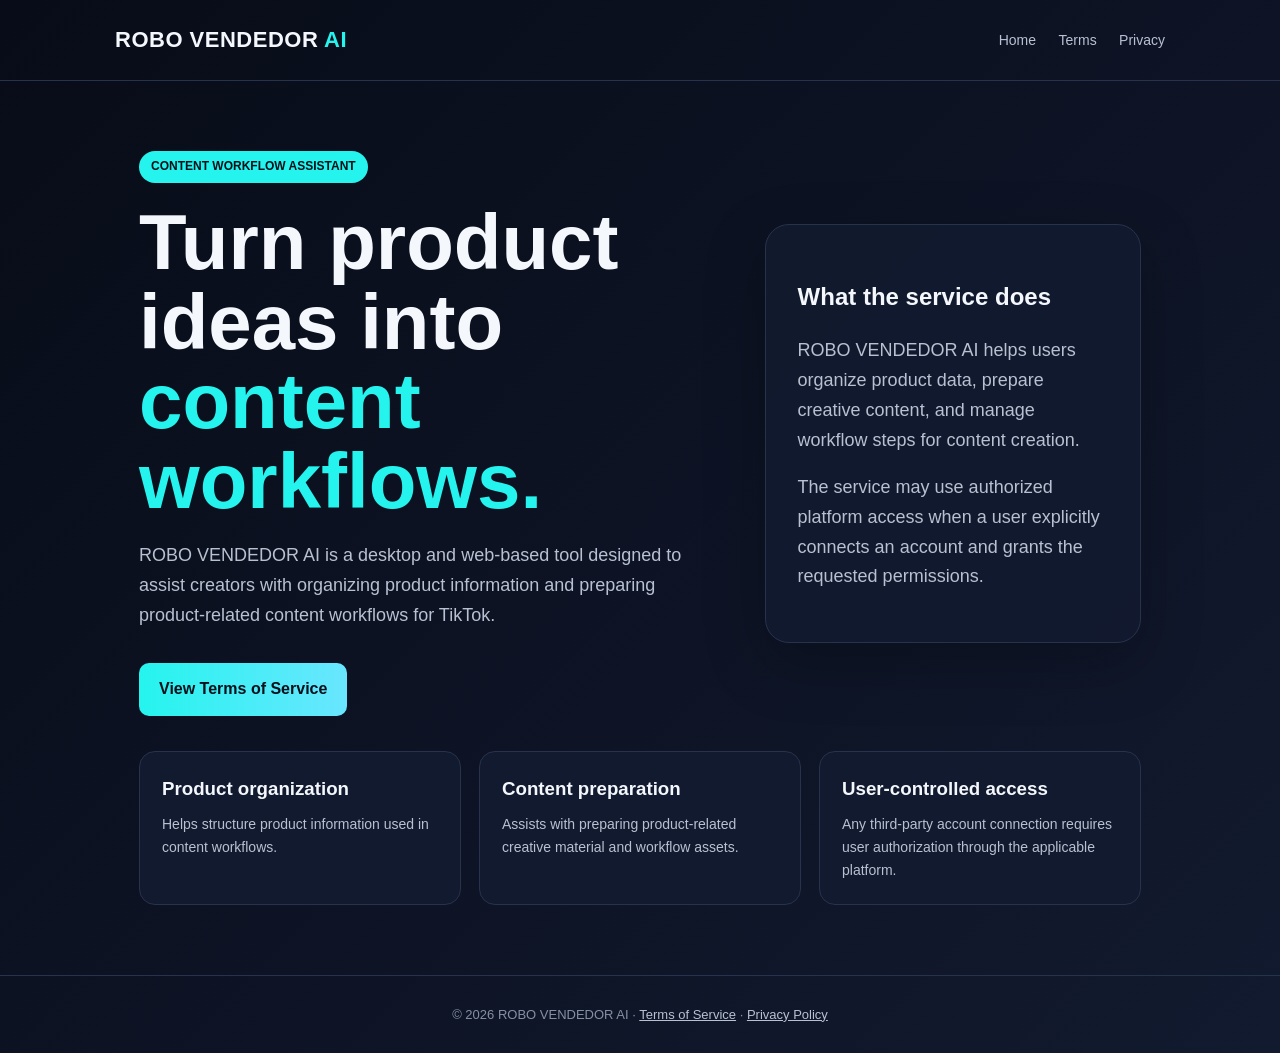
<file: index.html>
<!doctype html>
<html lang="en"><head><meta charset="utf-8"><meta name="viewport" content="width=device-width,initial-scale=1">
<title>ROBO VENDEDOR AI</title><meta name="description" content="Content and workflow assistance for product-related TikTok content.">
<link rel="stylesheet" href="style.css"></head><body>

<header>
  <div class="brand">ROBO VENDEDOR <span>AI</span></div>
  <nav>
    <a href="index.html">Home</a>
    <a href="terms.html">Terms</a>
    <a href="privacy.html">Privacy</a>
  </nav>
</header>

<main>
<section class="hero">
<div>
<span class="badge">CONTENT WORKFLOW ASSISTANT</span>
<h1>Turn product ideas into <em>content workflows.</em></h1>
<p>ROBO VENDEDOR AI is a desktop and web-based tool designed to assist creators with organizing product information and preparing product-related content workflows for TikTok.</p>
<a class="cta" href="terms.html">View Terms of Service</a>
</div>
<div class="card">
<h2>What the service does</h2>
<p>ROBO VENDEDOR AI helps users organize product data, prepare creative content, and manage workflow steps for content creation.</p>
<p>The service may use authorized platform access when a user explicitly connects an account and grants the requested permissions.</p>
</div>
</section>
<section class="features">
<div class="feature"><h3>Product organization</h3><p>Helps structure product information used in content workflows.</p></div>
<div class="feature"><h3>Content preparation</h3><p>Assists with preparing product-related creative material and workflow assets.</p></div>
<div class="feature"><h3>User-controlled access</h3><p>Any third-party account connection requires user authorization through the applicable platform.</p></div>
</section>
</main>
<footer>
  © 2026 ROBO VENDEDOR AI · <a href="terms.html" style="color:#b8c1d1">Terms of Service</a> ·
  <a href="privacy.html" style="color:#b8c1d1">Privacy Policy</a>
</footer>
</body></html>
</file>
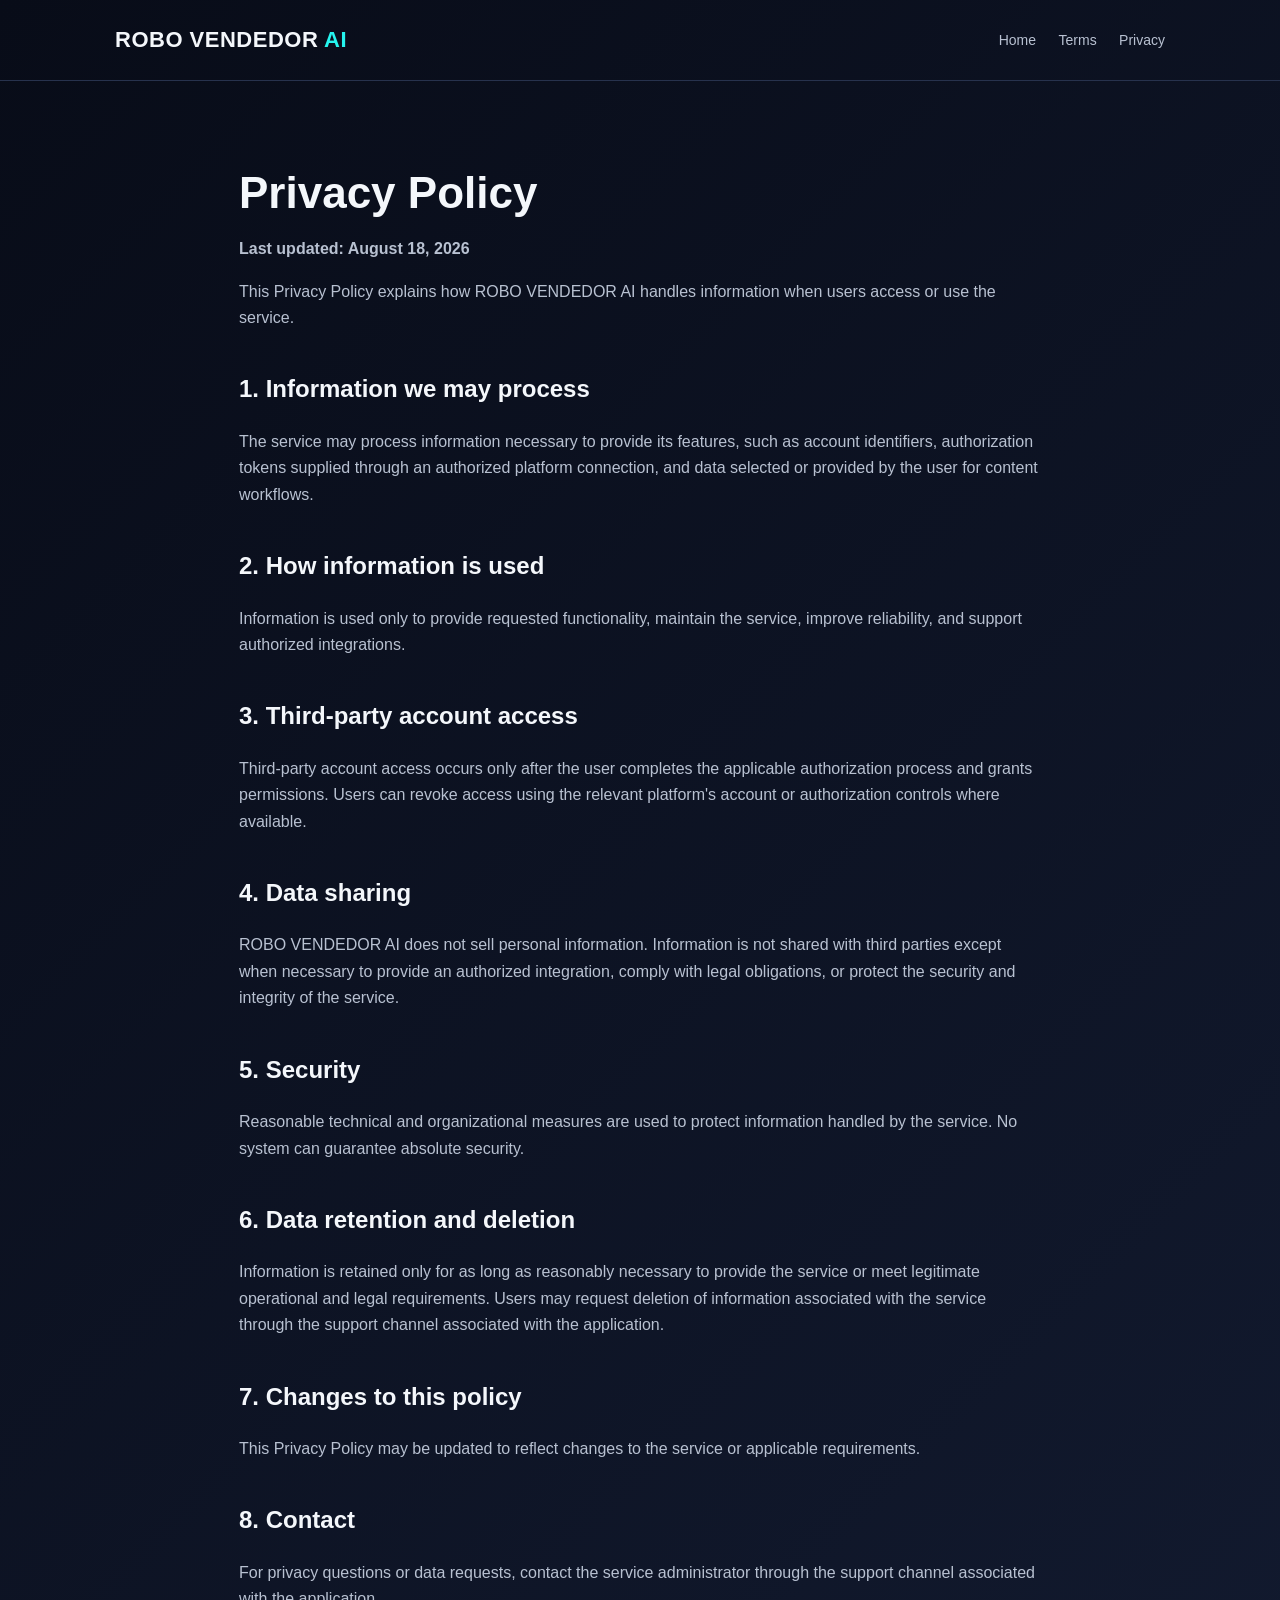
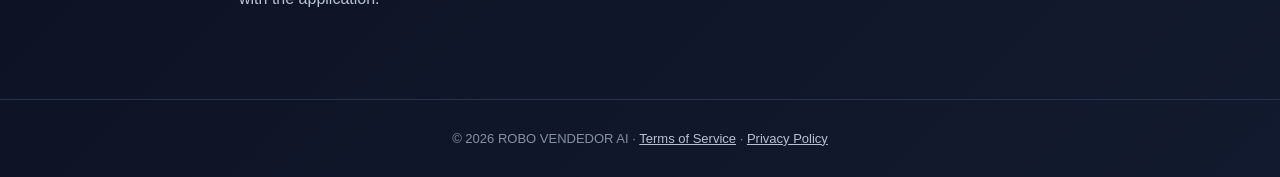
<file: privacy.html>
<!doctype html>
<html lang="en"><head><meta charset="utf-8"><meta name="viewport" content="width=device-width,initial-scale=1">
<title>Privacy Policy | ROBO VENDEDOR AI</title><link rel="stylesheet" href="style.css"></head><body>

<header>
  <div class="brand">ROBO VENDEDOR <span>AI</span></div>
  <nav>
    <a href="index.html">Home</a>
    <a href="terms.html">Terms</a>
    <a href="privacy.html">Privacy</a>
  </nav>
</header>

<main class="page">
<h1>Privacy Policy</h1>
<p><strong>Last updated: August 18, 2026</strong></p>
<p>This Privacy Policy explains how ROBO VENDEDOR AI handles information when users access or use the service.</p>
<h2>1. Information we may process</h2>
<p>The service may process information necessary to provide its features, such as account identifiers, authorization tokens supplied through an authorized platform connection, and data selected or provided by the user for content workflows.</p>
<h2>2. How information is used</h2>
<p>Information is used only to provide requested functionality, maintain the service, improve reliability, and support authorized integrations.</p>
<h2>3. Third-party account access</h2>
<p>Third-party account access occurs only after the user completes the applicable authorization process and grants permissions. Users can revoke access using the relevant platform's account or authorization controls where available.</p>
<h2>4. Data sharing</h2>
<p>ROBO VENDEDOR AI does not sell personal information. Information is not shared with third parties except when necessary to provide an authorized integration, comply with legal obligations, or protect the security and integrity of the service.</p>
<h2>5. Security</h2>
<p>Reasonable technical and organizational measures are used to protect information handled by the service. No system can guarantee absolute security.</p>
<h2>6. Data retention and deletion</h2>
<p>Information is retained only for as long as reasonably necessary to provide the service or meet legitimate operational and legal requirements. Users may request deletion of information associated with the service through the support channel associated with the application.</p>
<h2>7. Changes to this policy</h2>
<p>This Privacy Policy may be updated to reflect changes to the service or applicable requirements.</p>
<h2>8. Contact</h2>
<p>For privacy questions or data requests, contact the service administrator through the support channel associated with the application.</p>
</main>
<footer>
  © 2026 ROBO VENDEDOR AI · <a href="terms.html" style="color:#b8c1d1">Terms of Service</a> ·
  <a href="privacy.html" style="color:#b8c1d1">Privacy Policy</a>
</footer>
</body></html>
</file>
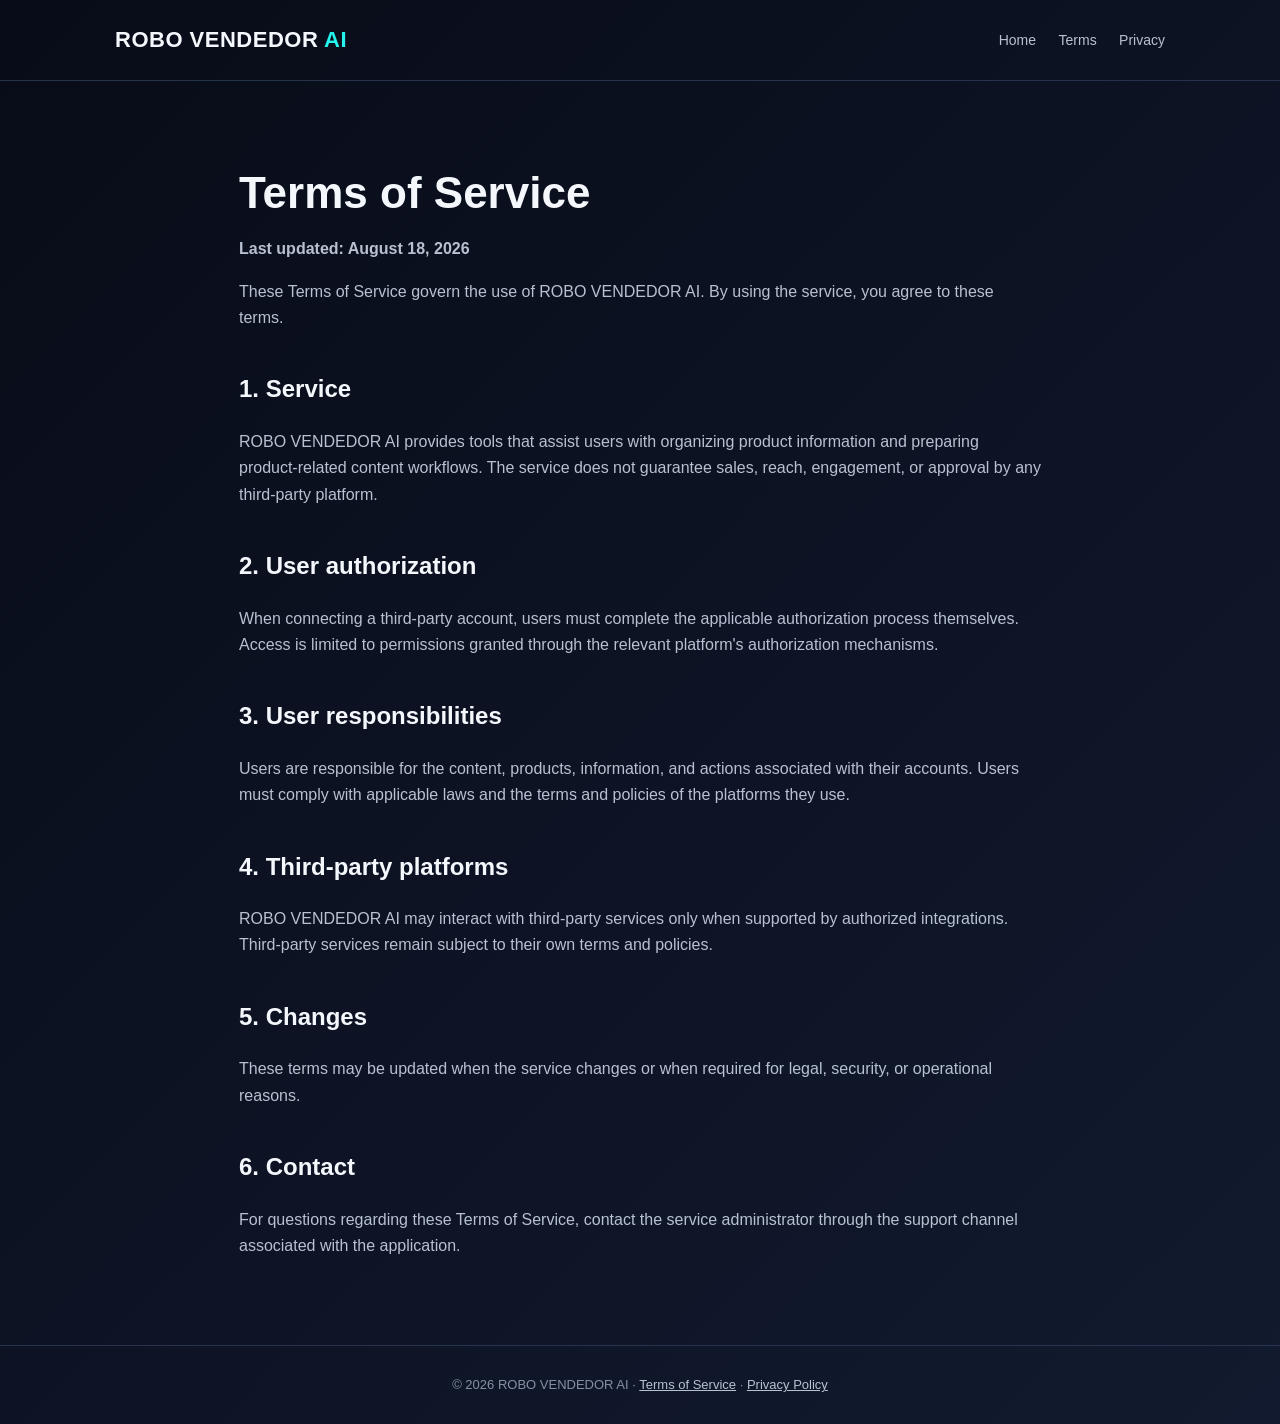
<file: terms.html>
<!doctype html>
<html lang="en"><head><meta charset="utf-8"><meta name="viewport" content="width=device-width,initial-scale=1">
<title>Terms of Service | ROBO VENDEDOR AI</title><link rel="stylesheet" href="style.css"></head><body>

<header>
  <div class="brand">ROBO VENDEDOR <span>AI</span></div>
  <nav>
    <a href="index.html">Home</a>
    <a href="terms.html">Terms</a>
    <a href="privacy.html">Privacy</a>
  </nav>
</header>

<main class="page">
<h1>Terms of Service</h1>
<p><strong>Last updated: August 18, 2026</strong></p>
<p>These Terms of Service govern the use of ROBO VENDEDOR AI. By using the service, you agree to these terms.</p>
<h2>1. Service</h2>
<p>ROBO VENDEDOR AI provides tools that assist users with organizing product information and preparing product-related content workflows. The service does not guarantee sales, reach, engagement, or approval by any third-party platform.</p>
<h2>2. User authorization</h2>
<p>When connecting a third-party account, users must complete the applicable authorization process themselves. Access is limited to permissions granted through the relevant platform's authorization mechanisms.</p>
<h2>3. User responsibilities</h2>
<p>Users are responsible for the content, products, information, and actions associated with their accounts. Users must comply with applicable laws and the terms and policies of the platforms they use.</p>
<h2>4. Third-party platforms</h2>
<p>ROBO VENDEDOR AI may interact with third-party services only when supported by authorized integrations. Third-party services remain subject to their own terms and policies.</p>
<h2>5. Changes</h2>
<p>These terms may be updated when the service changes or when required for legal, security, or operational reasons.</p>
<h2>6. Contact</h2>
<p>For questions regarding these Terms of Service, contact the service administrator through the support channel associated with the application.</p>
</main>
<footer>
  © 2026 ROBO VENDEDOR AI · <a href="terms.html" style="color:#b8c1d1">Terms of Service</a> ·
  <a href="privacy.html" style="color:#b8c1d1">Privacy Policy</a>
</footer>
</body></html>
</file>
<file: style.css>
:root{
  --bg:#0b1020; --panel:#121a2f; --text:#f4f7fb; --muted:#b8c1d1;
  --accent:#25f4ee; --accent2:#fe2c55; --border:#27324d;
}
*{box-sizing:border-box}
body{margin:0;font-family:Arial,Helvetica,sans-serif;background:linear-gradient(135deg,#080c18,#121a2f);color:var(--text);line-height:1.65}
header{padding:22px max(24px,calc((100% - 1050px)/2));border-bottom:1px solid var(--border);display:flex;justify-content:space-between;align-items:center;gap:20px}
.brand{font-weight:800;letter-spacing:.5px;font-size:22px}.brand span{color:var(--accent)}
nav a{color:var(--muted);text-decoration:none;margin-left:18px;font-size:14px}
nav a:hover{color:white}
main{max-width:1050px;margin:auto;padding:70px 24px}
.hero{display:grid;grid-template-columns:1.4fr .9fr;gap:40px;align-items:center;min-height:440px}
.badge{display:inline-block;color:#071018;background:var(--accent);padding:6px 12px;border-radius:999px;font-size:12px;font-weight:bold}
h1{font-size:clamp(42px,7vw,78px);line-height:1.02;margin:20px 0}
h1 em{font-style:normal;color:var(--accent)}
p{color:var(--muted);font-size:18px}
.card{background:rgba(18,26,47,.9);border:1px solid var(--border);border-radius:24px;padding:32px;box-shadow:0 20px 60px rgba(0,0,0,.25)}
.features{display:grid;grid-template-columns:repeat(3,1fr);gap:18px;margin-top:35px}
.feature{padding:22px;background:var(--panel);border:1px solid var(--border);border-radius:16px}
.feature h3{margin:0 0 8px}.feature p{font-size:14px;margin:0}
.cta{display:inline-block;margin-top:15px;padding:13px 20px;background:linear-gradient(90deg,var(--accent),#69e6ff);color:#06101b;text-decoration:none;font-weight:bold;border-radius:10px}
.page{max-width:850px}.page h1{font-size:44px}.page h2{margin-top:38px}.page p,.page li{font-size:16px;color:var(--muted)}
footer{border-top:1px solid var(--border);padding:28px 24px;color:#8590a5;text-align:center;font-size:13px}
@media(max-width:700px){.hero{grid-template-columns:1fr}.features{grid-template-columns:1fr}header{flex-direction:column;align-items:flex-start}nav a{margin:0 16px 0 0}}
</file>
